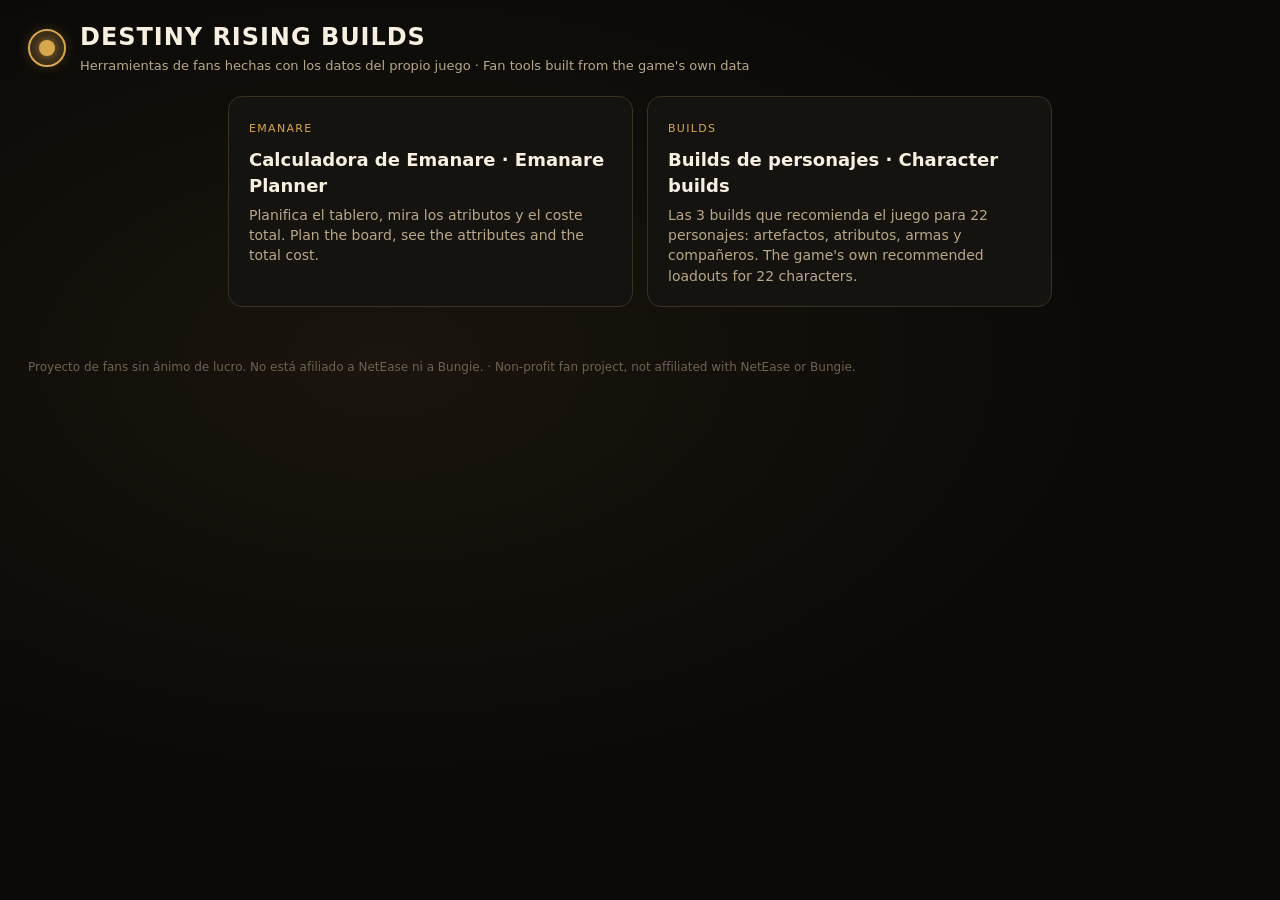
<file: docs/index.html>
<!doctype html>
<html lang="es">
<head>
<meta charset="utf-8">
<meta name="viewport" content="width=device-width, initial-scale=1">
<title>Destiny Rising Builds</title>
<meta name="description" content="Fan tools for Destiny Rising built from the game's own data.">
<link rel="stylesheet" href="style.css">
<style>
  .home{max-width:880px;margin:0 auto;padding:12px 28px 40px;display:grid;grid-template-columns:repeat(auto-fit,minmax(240px,1fr));gap:14px}
  .tool{display:block;text-decoration:none;color:inherit;background:var(--panel);border:1px solid var(--line);border-radius:var(--radius);padding:20px;
    transition:border-color .2s,transform .2s}
  a.tool:hover{border-color:var(--accent);transform:translateY(-2px)}
  .tool h2{margin:0 0 6px;font-size:18px}
  .tool p{margin:0;color:var(--muted);font-size:14px}
  .tool.soon{opacity:.55}
  .tool .tag{display:inline-block;margin-bottom:10px;font-size:11px;letter-spacing:.12em;text-transform:uppercase;color:var(--accent)}
  @media (max-width:560px){.home{padding:12px 16px 32px}}
</style>
</head>
<body>
<header class="top">
  <div class="brand">
    <span class="mark" aria-hidden="true"></span>
    <div>
      <h1>Destiny Rising Builds</h1>
      <p class="sub">Herramientas de fans hechas con los datos del propio juego · Fan tools built from the game's own data</p>
    </div>
  </div>
</header>
<main class="home">
  <a class="tool" href="emanare.html">
    <span class="tag">Emanare</span>
    <h2>Calculadora de Emanare · Emanare Planner</h2>
    <p>Planifica el tablero, mira los atributos y el coste total. Plan the board, see the attributes and the total cost.</p>
  </a>
  <a class="tool" href="builds.html">
    <span class="tag">Builds</span>
    <h2>Builds de personajes · Character builds</h2>
    <p>Las 3 builds que recomienda el juego para 22 personajes: artefactos, atributos, armas y compañeros. The game's own recommended loadouts for 22 characters.</p>
  </a>
</main>
<footer class="foot"><p>Proyecto de fans sin ánimo de lucro. No está afiliado a NetEase ni a Bungie. · Non-profit fan project, not affiliated with NetEase or Bungie.</p></footer>
</body>
</html>
</file>
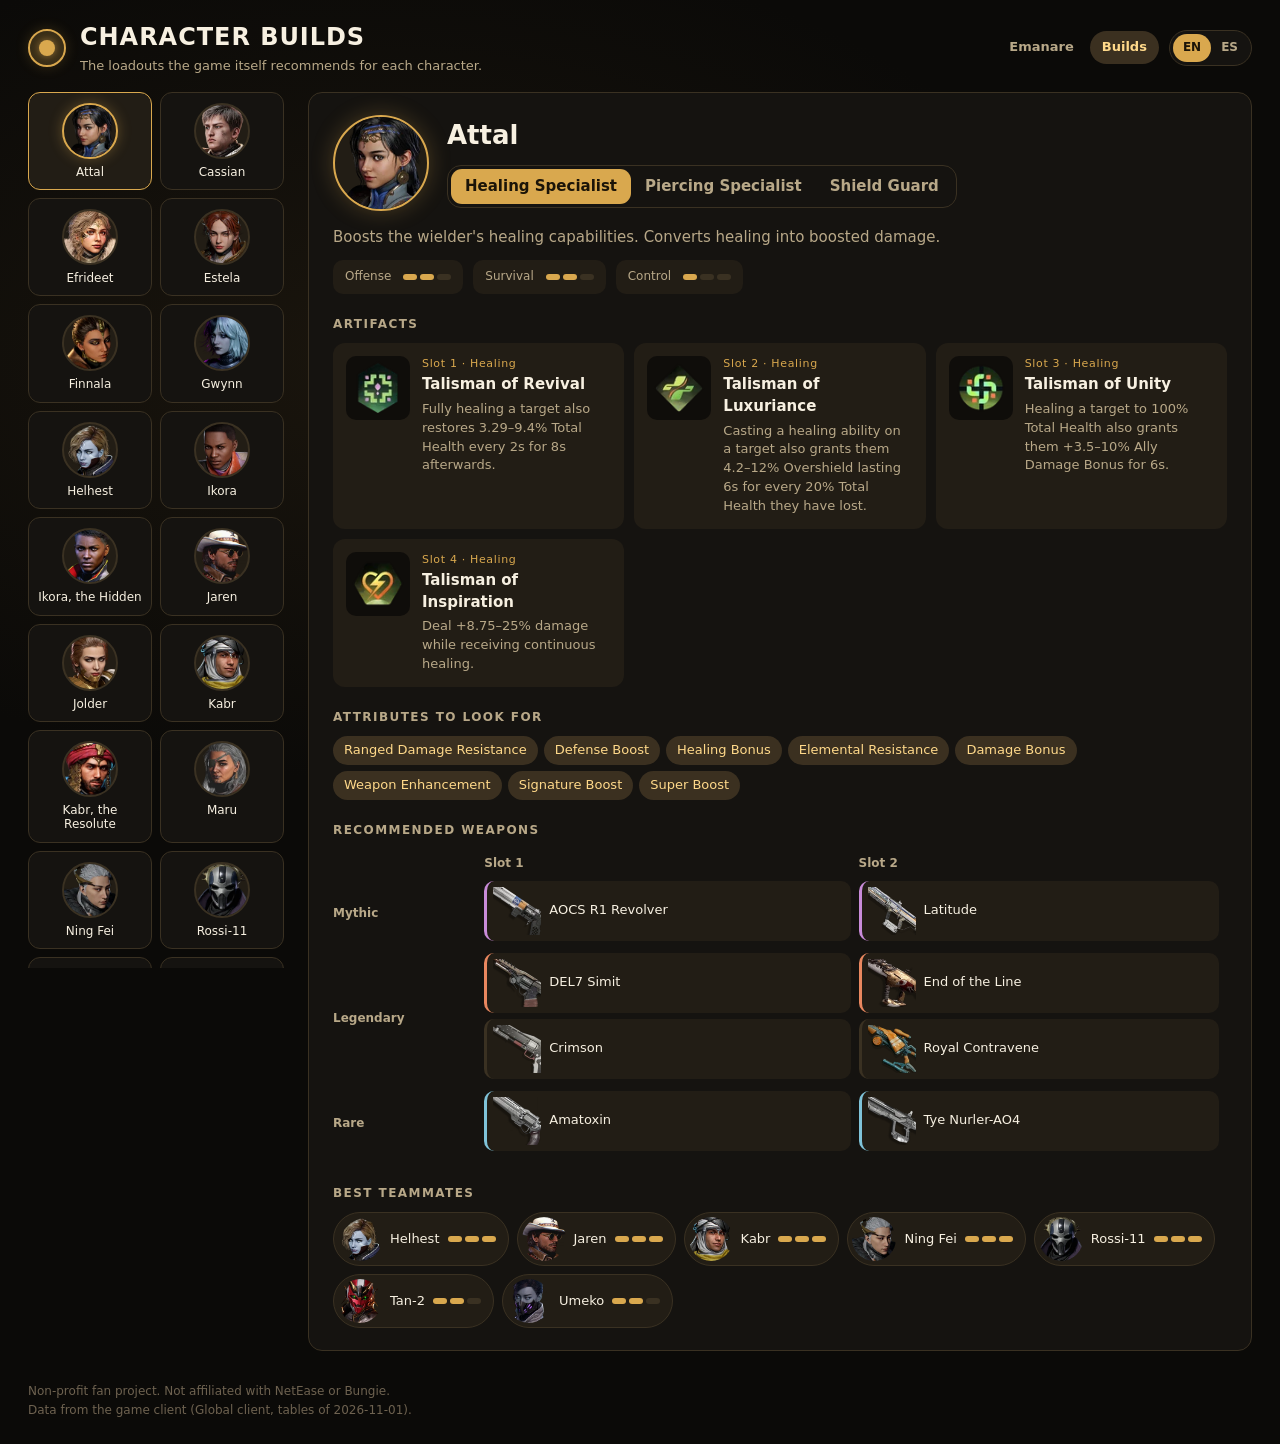
<file: docs/builds.html>
<!doctype html>
<html lang="es">
<head>
<meta charset="utf-8">
<meta name="viewport" content="width=device-width, initial-scale=1">
<title>Character Builds · Destiny Rising</title>
<meta name="description" content="Destiny Rising character builds recommended by the game itself: artifacts per slot, attributes, weapons by rarity and best teammates.">
<link rel="stylesheet" href="style.css">
</head>
<body>
<header class="top">
  <div class="brand">
    <a class="mark" href="index.html" aria-label="Inicio"></a>
    <div>
      <h1 data-t="pageTitle">Builds de personajes</h1>
      <p class="sub" data-t="pageSub">El equipamiento que recomienda el propio juego para cada personaje.</p>
    </div>
  </div>
  <div class="controls">
    <nav class="nav"><a href="emanare.html">Emanare</a><a href="builds.html" aria-current="page">Builds</a></nav>
    <div class="seg small" id="langs" role="tablist" aria-label="Language"></div>
  </div>
</header>

<main class="builds">
  <aside class="roster" id="roster" aria-label="Characters"></aside>
  <section class="hero-card" id="detail" aria-live="polite"></section>
</main>

<footer class="foot">
  <p data-t="footer">Proyecto de fans sin ánimo de lucro. No está afiliado a NetEase ni a Bungie.</p>
  <p class="src" id="source"></p>
</footer>
<script src="builds.js"></script>
</body>
</html>
</file>
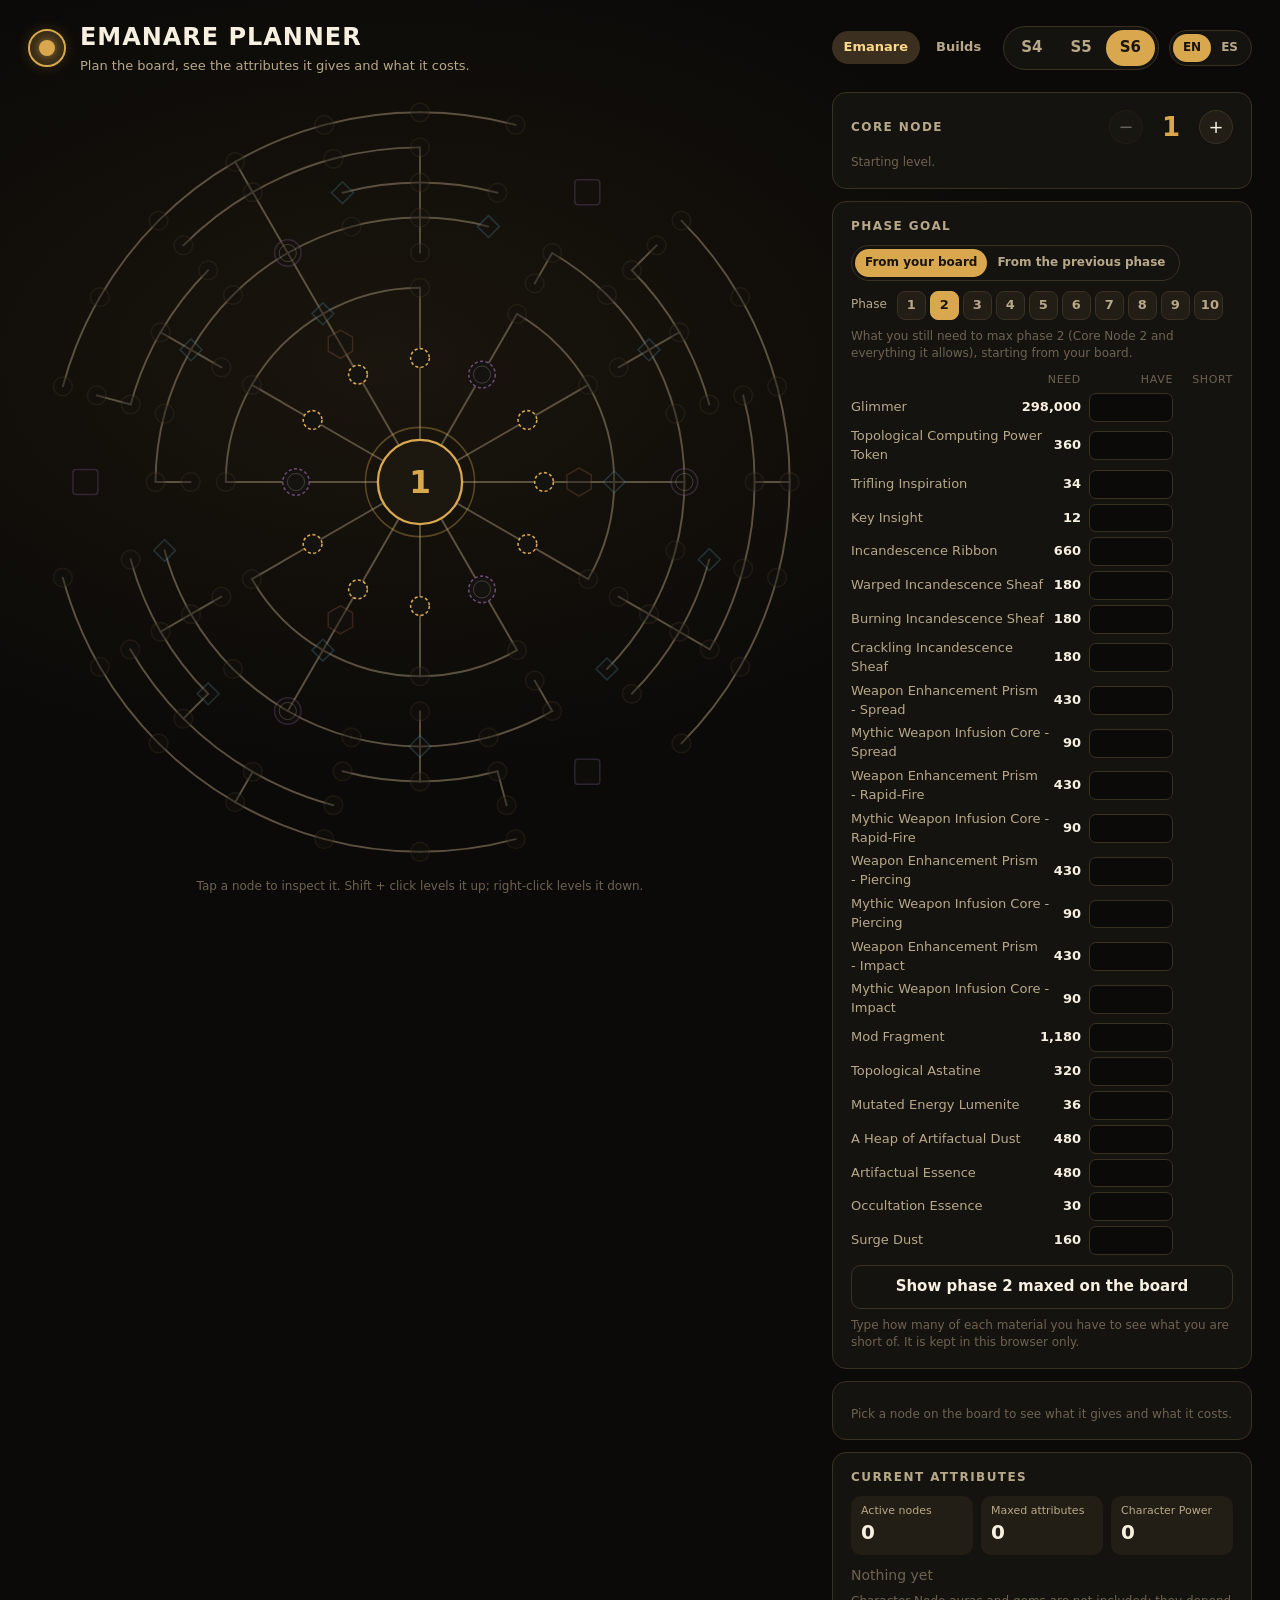
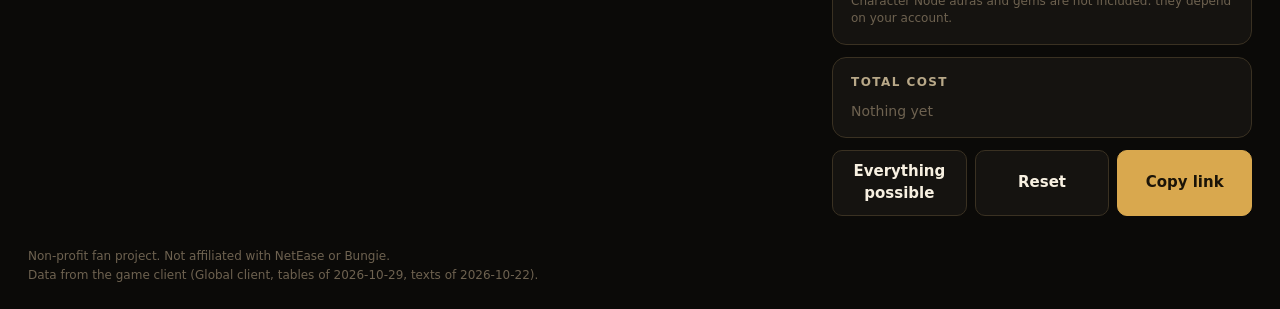
<file: docs/emanare.html>
<!doctype html>
<html lang="es">
<head>
<meta charset="utf-8">
<meta name="viewport" content="width=device-width, initial-scale=1">
<title>Emanare Planner · Destiny Rising</title>
<meta name="description" content="Plan your Emanare board in Destiny Rising: unlock and level nodes, see attribute totals and the full material cost.">
<link rel="stylesheet" href="style.css?v=2">
</head>
<body>
<header class="top">
  <div class="brand">
    <a class="mark" href="index.html" aria-label="Home"></a>
    <div>
      <h1 data-t="pageTitle">Calculadora de Emanare</h1>
      <p class="sub" data-t="pageSub">Planifica el tablero, mira los atributos y lo que cuesta.</p>
    </div>
  </div>
  <div class="controls">
    <nav class="nav"><a href="emanare.html" aria-current="page">Emanare</a><a href="builds.html">Builds</a></nav>
    <div class="seg" id="seasons" role="tablist" aria-label="Season"></div>
    <div class="seg small" id="langs" role="tablist" aria-label="Language"></div>
  </div>
</header>

<main class="layout">
  <section class="board-wrap" aria-label="Emanare board">
    <svg id="board" viewBox="-500 -500 1000 1000" role="img"></svg>
    <p class="hint" data-t="hint">Toca un nodo para verlo. Mayús + clic sube de nivel; clic derecho lo baja.</p>
  </section>

  <aside class="panel">
    <section class="card core-card">
      <h2 id="coreTitle"></h2>
      <div class="stepper">
        <button type="button" id="coreDown" aria-label="-">−</button>
        <output id="coreLevel">1</output>
        <button type="button" id="coreUp" aria-label="+">+</button>
      </div>
      <p class="note" id="corePhase"></p>
    </section>

    <section class="card phase-card" id="phaseCard">
      <div class="card-head"><h2 data-t="phaseTitle">Objetivo por fase</h2><div class="seg small" id="phaseFrom" role="tablist"></div></div>
      <div class="phases" id="phases" role="tablist"></div>
      <p class="note" id="phaseLead"></p>
      <ul class="need" id="phaseList"></ul>
      <p class="verdict" id="phaseVerdict" aria-live="polite"></p>
      <div class="actions"><button type="button" id="phaseApply"></button></div>
      <p class="note" data-t="haveNote"></p>
    </section>

    <section class="card" id="nodeCard" aria-live="polite"></section>

    <section class="card">
      <h2 id="attrsTitle"></h2>
      <div class="stats">
        <div><span class="k" data-t="activeNodes">Nodos activos</span><strong id="activeCount">0</strong></div>
        <div><span class="k" data-t="maxNodes">Atributo al máximo</span><strong id="maxCount">0</strong></div>
        <div><span class="k" id="powerLabel"></span><strong id="powerTotal">0</strong></div>
      </div>
      <ul class="list" id="attrList"></ul>
      <p class="note" data-t="auraNote">Sin el aura de los nodos de personaje ni las gemas, que dependen de tu cuenta.</p>
    </section>

    <section class="card">
      <h2 data-t="totalCost">Coste total</h2>
      <ul class="list" id="costList"></ul>
    </section>

    <div class="actions">
      <button type="button" id="fill" data-t="fill">Todo lo posible</button>
      <button type="button" id="reset" data-t="reset">Reiniciar</button>
      <button type="button" id="share" class="primary" data-t="share">Copiar enlace</button>
    </div>
  </aside>
</main>

<div class="tip" id="tip" role="tooltip" hidden></div>

<footer class="foot">
  <p data-t="footer">Proyecto de fans sin ánimo de lucro. No está afiliado a NetEase ni a Bungie.</p>
  <p class="src" id="source"></p>
</footer>

<script src="emanare.js?v=2"></script>
</body>
</html>
</file>
<file: docs/style.css>
/* Black and gold, the same palette as Foundry Tracker. */
:root{
  --bg:#0b0a08;--panel:#151310;--panel-hi:#221d15;--line:#3a3122;--muted:#b8a888;--dim:#6e6250;
  --fg:#f7f0e1;--accent:#d9a84e;--done:#ffd98a;--halo:#fff0c8;--ink:#1b1408;--tab:#3b3020;
  --gem:#7fc3d9;--role:#c98bd9;--skill:#e9875f;
  --radius:14px;--font:"Segoe UI",system-ui,-apple-system,Roboto,"Helvetica Neue",Arial,sans-serif;
}
*{box-sizing:border-box}
html,body{margin:0;background:var(--bg);color:var(--fg);font:15px/1.45 var(--font)}
body{min-height:100vh;display:flex;flex-direction:column;
  background:radial-gradient(1200px 700px at 30% 40%,#1a150d 0%,var(--bg) 60%) fixed}
button{font:inherit;color:inherit}

.top{display:flex;justify-content:space-between;align-items:center;gap:16px;flex-wrap:wrap;padding:20px 28px 8px}
.brand{display:flex;align-items:center;gap:14px}
.mark{width:38px;height:38px;border-radius:50%;border:2px solid var(--accent);position:relative;flex:none;
  box-shadow:0 0 18px #d9a84e55 inset,0 0 14px #d9a84e33}
.mark::after{content:"";position:absolute;inset:9px;border-radius:50%;background:var(--accent);box-shadow:0 0 12px var(--accent)}
h1{margin:0;font-size:24px;letter-spacing:.04em;text-transform:uppercase}
.sub{margin:2px 0 0;color:var(--muted);font-size:13px}
.controls{display:flex;gap:10px;align-items:center}

.seg{display:flex;background:var(--panel);border:1px solid var(--line);border-radius:999px;padding:3px}
.seg button{border:0;background:none;padding:7px 14px;border-radius:999px;color:var(--muted);font-weight:600;cursor:pointer;
  transition:background .2s,color .2s}
.seg.small button{padding:5px 10px;font-size:12px}
.seg button[aria-selected="true"]{background:var(--accent);color:var(--ink)}
.seg button:hover:not([aria-selected="true"]){color:var(--fg)}

.layout{flex:1;display:grid;grid-template-columns:minmax(0,1fr) 420px;gap:20px;padding:8px 28px 20px;align-items:start}
.board-wrap{position:sticky;top:12px}
#board{width:100%;max-height:calc(100vh - 120px);display:block;margin:auto;touch-action:manipulation}
.hint{margin:6px 0 0;text-align:center;color:var(--dim);font-size:12px}

.panel{display:flex;flex-direction:column;gap:12px}
.card{background:var(--panel);border:1px solid var(--line);border-radius:var(--radius);padding:16px 18px}
.card h2{margin:0 0 10px;font-size:12px;letter-spacing:.12em;text-transform:uppercase;color:var(--muted)}
.note{margin:8px 0 0;color:var(--dim);font-size:12px}
.core-card{display:flex;flex-wrap:wrap;align-items:center;justify-content:space-between}
.core-card h2{margin:0}
.core-card .note{flex-basis:100%}
.stepper{display:flex;align-items:center;gap:6px}
.stepper button{width:34px;height:34px;border-radius:50%;border:1px solid var(--line);background:var(--panel-hi);cursor:pointer;font-size:18px;line-height:1}
.stepper button:hover:not(:disabled){border-color:var(--accent);color:var(--accent)}
.stepper button:disabled{opacity:.35;cursor:default}
#coreLevel{min-width:44px;text-align:center;font-size:26px;font-weight:700;color:var(--accent)}

.stats{display:grid;grid-template-columns:repeat(3,1fr);gap:8px;margin-bottom:10px}
.stats div{background:var(--panel-hi);border-radius:10px;padding:8px 10px}
.stats .k{display:block;font-size:11px;color:var(--muted);line-height:1.2}
.stats strong{font-size:20px}
.list{list-style:none;margin:0;padding:0;display:flex;flex-direction:column;gap:6px}
.list li{display:flex;justify-content:space-between;gap:12px;font-size:14px}
.list li span:first-child{color:var(--muted)}
.list li strong{font-variant-numeric:tabular-nums;white-space:nowrap}
.list .empty{color:var(--dim)}

.card-head{display:flex;justify-content:space-between;align-items:center;gap:10px;flex-wrap:wrap;margin-bottom:10px}
.card-head h2{margin:0}
.phases{display:flex;align-items:center;gap:4px;flex-wrap:wrap}
.phases .lbl{font-size:12px;color:var(--muted);margin-right:6px}
.phases button{width:29px;height:29px;border-radius:8px;border:1px solid var(--line);background:var(--panel-hi);color:var(--muted);font-weight:700;font-size:13px;cursor:pointer;
  transition:background .2s,color .2s,border-color .2s}
.phases button:hover{color:var(--fg);border-color:#5c513f}
.phases button[aria-selected="true"]{background:var(--accent);border-color:var(--accent);color:var(--ink)}
.need{list-style:none;margin:10px 0 0;padding:0;display:flex;flex-direction:column;gap:5px}
.need li{display:grid;grid-template-columns:minmax(0,1fr) auto 84px 52px;gap:8px;align-items:center;font-size:13px}
.need li span{color:var(--muted)}
.need li strong{font-variant-numeric:tabular-nums;text-align:right;white-space:nowrap}
.need li.head span{font-size:11px;letter-spacing:.06em;text-transform:uppercase;color:var(--dim);text-align:right}
.need input{width:100%;background:var(--bg);border:1px solid var(--line);border-radius:7px;color:var(--fg);padding:4px 6px;font:inherit;font-size:13px;text-align:right;
  font-variant-numeric:tabular-nums;-moz-appearance:textfield}
.need input::-webkit-outer-spin-button,.need input::-webkit-inner-spin-button{-webkit-appearance:none;margin:0}
.need input:focus{outline:none;border-color:var(--accent)}
.need .miss{text-align:right;font-variant-numeric:tabular-nums;font-size:13px}
.need .miss.bad{color:#e58a6b}.need .miss.ok{color:#86c98a}
.verdict{margin:10px 0 0;font-size:13px;font-weight:600;color:var(--done)}
.verdict:empty{display:none}
.phase-card .actions{margin-top:10px}
#nodeCard .kind{font-size:11px;letter-spacing:.12em;text-transform:uppercase;color:var(--accent)}
#nodeCard h3{margin:2px 0 6px;font-size:18px}
#nodeCard .desc{color:var(--muted);font-size:13px;margin:0 0 8px}
#nodeCard .req{font-size:13px;margin:4px 0}
#nodeCard .req.bad{color:#ff8f84}
#nodeCard .lv{display:flex;gap:4px;margin:8px 0}
#nodeCard .lv i{flex:1;height:6px;border-radius:3px;background:var(--line);transition:background .25s}
#nodeCard .lv i.on{background:var(--accent)}
#nodeCard .row{display:flex;gap:8px;margin-top:10px}
#nodeCard .row button{flex:1}
#nodeCard h4{margin:12px 0 6px;font-size:11px;letter-spacing:.12em;text-transform:uppercase;color:var(--muted)}

.actions{display:flex;gap:8px}
.actions button,#nodeCard button{border:1px solid var(--line);background:var(--panel);border-radius:10px;padding:10px 12px;cursor:pointer;font-weight:600;
  transition:border-color .2s,background .2s}
.actions button{flex:1}
.actions button:hover,#nodeCard button:hover:not(:disabled){border-color:var(--accent)}
button.primary,#nodeCard button.primary{background:var(--accent);color:var(--ink);border-color:var(--accent)}
button.primary:hover:not(:disabled),#nodeCard button.primary:hover:not(:disabled){background:#f2d595}
#nodeCard button:disabled{opacity:.35;cursor:default}

/* Board */
.link{stroke:#5c513f;stroke-width:2.5;stroke-linecap:round;fill:none;transition:stroke .35s,stroke-width .35s}
.link.on{stroke:var(--accent);stroke-width:3;filter:drop-shadow(0 0 4px #d9a84e88)}
.node{cursor:pointer;outline:none}
.node .shape{fill:var(--panel);stroke:var(--line);stroke-width:2;transition:fill .3s,stroke .3s,opacity .3s}
.node .lvl{fill:var(--ink);font-size:13px;font-weight:700;text-anchor:middle;dominant-baseline:central;pointer-events:none;opacity:0;transition:opacity .2s}
.node.locked .shape{opacity:.38}
.node.open .shape{stroke:var(--accent);stroke-dasharray:4 3}
.node.on .shape{fill:var(--accent);stroke:var(--done)}
.node.on .lvl{opacity:1}
.node.max .shape{fill:var(--done);stroke:#fff}
.node.gem.on .shape{fill:var(--gem);stroke:#d6f3ff}
.node.role.on .shape,.node.assist.on .shape{fill:var(--role);stroke:#f3dcff}
.node.skill.on .shape{fill:var(--skill);stroke:#ffd9c8}
.node.gem .shape{stroke:#41707f}.node.role .shape,.node.assist .shape{stroke:#6a4a75}.node.skill .shape{stroke:#7a4a35}
.node.sel .shape{stroke:#fff;stroke-width:3;stroke-dasharray:none}
.node:hover .shape,.node:focus-visible .shape{stroke:#fff}
.node.aura .shape{stroke:var(--role);stroke-width:3;stroke-dasharray:none}
.node.pulse .shape{animation:pulse .6s ease-out}
@keyframes pulse{0%{filter:drop-shadow(0 0 0 #fff0)}40%{filter:drop-shadow(0 0 14px var(--halo))}100%{filter:drop-shadow(0 0 0 #fff0)}}
.core .shape{fill:#1d180f;stroke:var(--accent);stroke-width:3}
.core text{fill:var(--accent);font-size:40px;font-weight:700;text-anchor:middle;dominant-baseline:central;pointer-events:none}
.core .glow{fill:none;stroke:var(--accent);stroke-width:2;opacity:.35;animation:breathe 3.6s ease-in-out infinite}
@keyframes breathe{50%{opacity:.08;transform:scale(1.18)}}
.core .glow{transform-box:fill-box;transform-origin:center}

.tip{position:fixed;z-index:10;pointer-events:none;background:#0f0d0aee;border:1px solid var(--line);border-radius:10px;padding:8px 10px;font-size:13px;max-width:260px;
  box-shadow:0 8px 24px #0009}
.tip b{display:block;color:var(--fg)}
.tip span{color:var(--muted)}

.toast{position:fixed;left:50%;bottom:24px;transform:translate(-50%,20px);opacity:0;background:var(--accent);color:var(--ink);padding:10px 16px;border-radius:999px;
  font-weight:700;transition:opacity .25s,transform .25s;z-index:20}
.toast.show{opacity:1;transform:translate(-50%,0)}

.foot{padding:10px 28px 22px;color:var(--dim);font-size:12px}
.foot p{margin:2px 0}

/* Navigation between tools */
.nav{display:flex;gap:4px}
.nav a{color:var(--muted);text-decoration:none;font-weight:600;font-size:13px;padding:7px 12px;border-radius:999px;transition:color .2s,background .2s}
.nav a:hover{color:var(--fg)}
.nav a[aria-current="page"]{background:var(--tab);color:var(--done)}
a.mark{display:block}

/* Builds page */
.builds{flex:1;display:grid;grid-template-columns:260px minmax(0,1fr);gap:20px;padding:8px 28px 20px;align-items:start}
.roster{display:grid;grid-template-columns:repeat(2,1fr);gap:8px;position:sticky;top:12px;max-height:calc(100vh - 24px);overflow:auto;padding-right:4px}
.who{display:flex;flex-direction:column;align-items:center;gap:6px;background:var(--panel);border:1px solid var(--line);border-radius:12px;padding:10px 6px;cursor:pointer;
  transition:border-color .2s,background .2s,transform .2s}
.who img{width:56px;height:56px;border-radius:50%;background:var(--panel-hi);border:2px solid var(--line);transition:border-color .2s}
.who span{font-size:12px;text-align:center;line-height:1.2}
.who:hover{transform:translateY(-2px);border-color:#5c513f}
.who.on{background:var(--panel-hi);border-color:var(--accent)}
.who.on img{border-color:var(--accent);box-shadow:0 0 14px #d9a84e55}
.hero-card{background:var(--panel);border:1px solid var(--line);border-radius:var(--radius);padding:22px 24px}
.hero-card.enter{animation:rise .35s ease-out}
@keyframes rise{from{opacity:.2;transform:translateY(6px)}to{opacity:1;transform:none}}
.who-head{display:flex;gap:18px;align-items:center}
.who-head img{width:96px;height:96px;border-radius:50%;border:2px solid var(--accent);box-shadow:0 0 22px #d9a84e44;flex:none;background:var(--panel-hi)}
.who-head h2{margin:0 0 10px;font-size:26px}
.tabs{flex-wrap:wrap;border-radius:14px}
.tabs button{border-radius:11px}
.build-desc{color:var(--muted);margin:16px 0 12px}
.rates{display:flex;gap:10px;flex-wrap:wrap}
.rate{background:var(--panel-hi);border-radius:10px;padding:8px 12px;display:flex;gap:12px;align-items:center}
.rate span{font-size:12px;color:var(--muted)}
.pips{display:inline-flex;gap:3px}
.pips i{width:14px;height:6px;border-radius:3px;background:var(--line)}
.pips i.on{background:var(--accent)}
.hero-card h3{margin:22px 0 10px;font-size:12px;letter-spacing:.12em;text-transform:uppercase;color:var(--muted)}
.pieces{display:grid;grid-template-columns:repeat(auto-fill,minmax(260px,1fr));gap:10px}
.piece{display:flex;gap:12px;background:var(--panel-hi);border-radius:12px;padding:12px;border:1px solid transparent;transition:border-color .2s}
.piece:hover{border-color:#5c513f}
.piece img{width:64px;height:64px;flex:none;border-radius:10px;background:#0f0d0a}
.piece .kind{font-size:11px;color:var(--accent);letter-spacing:.06em}
.piece h4{margin:2px 0 4px;font-size:15px}
.piece p{margin:0;font-size:13px;color:var(--muted)}
.chips{display:flex;flex-wrap:wrap;gap:6px}
.chip{background:var(--tab);color:var(--done);border-radius:999px;padding:5px 11px;font-size:13px}
.guns{width:100%;border-collapse:separate;border-spacing:0 6px}
.guns th{text-align:left;font-size:12px;color:var(--muted);font-weight:600;padding:0 10px 0 0;white-space:nowrap}
.guns thead th{padding-bottom:2px}
.guns td{vertical-align:top;padding:0 8px 0 0}
.gun{display:flex;align-items:center;gap:8px;background:var(--panel-hi);border-radius:10px;padding:6px 10px 6px 6px;margin-bottom:6px;border-left:3px solid var(--line)}
.gun img{width:48px;height:48px;flex:none}
.gun span{font-size:13px}
.gun.q5{border-left-color:#e9875f}.gun.q4{border-left-color:#c98bd9}.gun.q3{border-left-color:#7fc3d9}
.muted{color:var(--dim);font-size:13px}
.mates{display:flex;flex-wrap:wrap;gap:8px}
.mate{display:flex;align-items:center;gap:8px;background:var(--panel-hi);border:1px solid var(--line);border-radius:999px;padding:4px 12px 4px 4px;cursor:pointer;transition:border-color .2s}
.mate:hover{border-color:var(--accent)}
.mate img{width:44px;height:44px;border-radius:50%}
.mate span{font-size:13px}

@media (max-width:980px){
  .builds{grid-template-columns:1fr}
  .roster{position:static;max-height:none;display:flex;overflow-x:auto;padding-bottom:6px}
  .who{flex:none;width:86px}
  .layout{grid-template-columns:1fr}
  .board-wrap{position:static}
  #board{max-height:none}
}
@media (max-width:560px){
  .top,.layout,.builds,.foot{padding-left:16px;padding-right:16px}
  .hero-card{padding:16px}
  .who-head img{width:72px;height:72px}
  .guns,.guns tbody,.guns tr,.guns td,.guns th{display:block}
  .guns thead{display:none}
  h1{font-size:19px}
  .stats strong{font-size:17px}
  .need li{grid-template-columns:minmax(0,1fr) auto 70px 44px;gap:6px}
}
@media (prefers-reduced-motion:reduce){*{animation:none!important;transition:none!important}}
</file>
